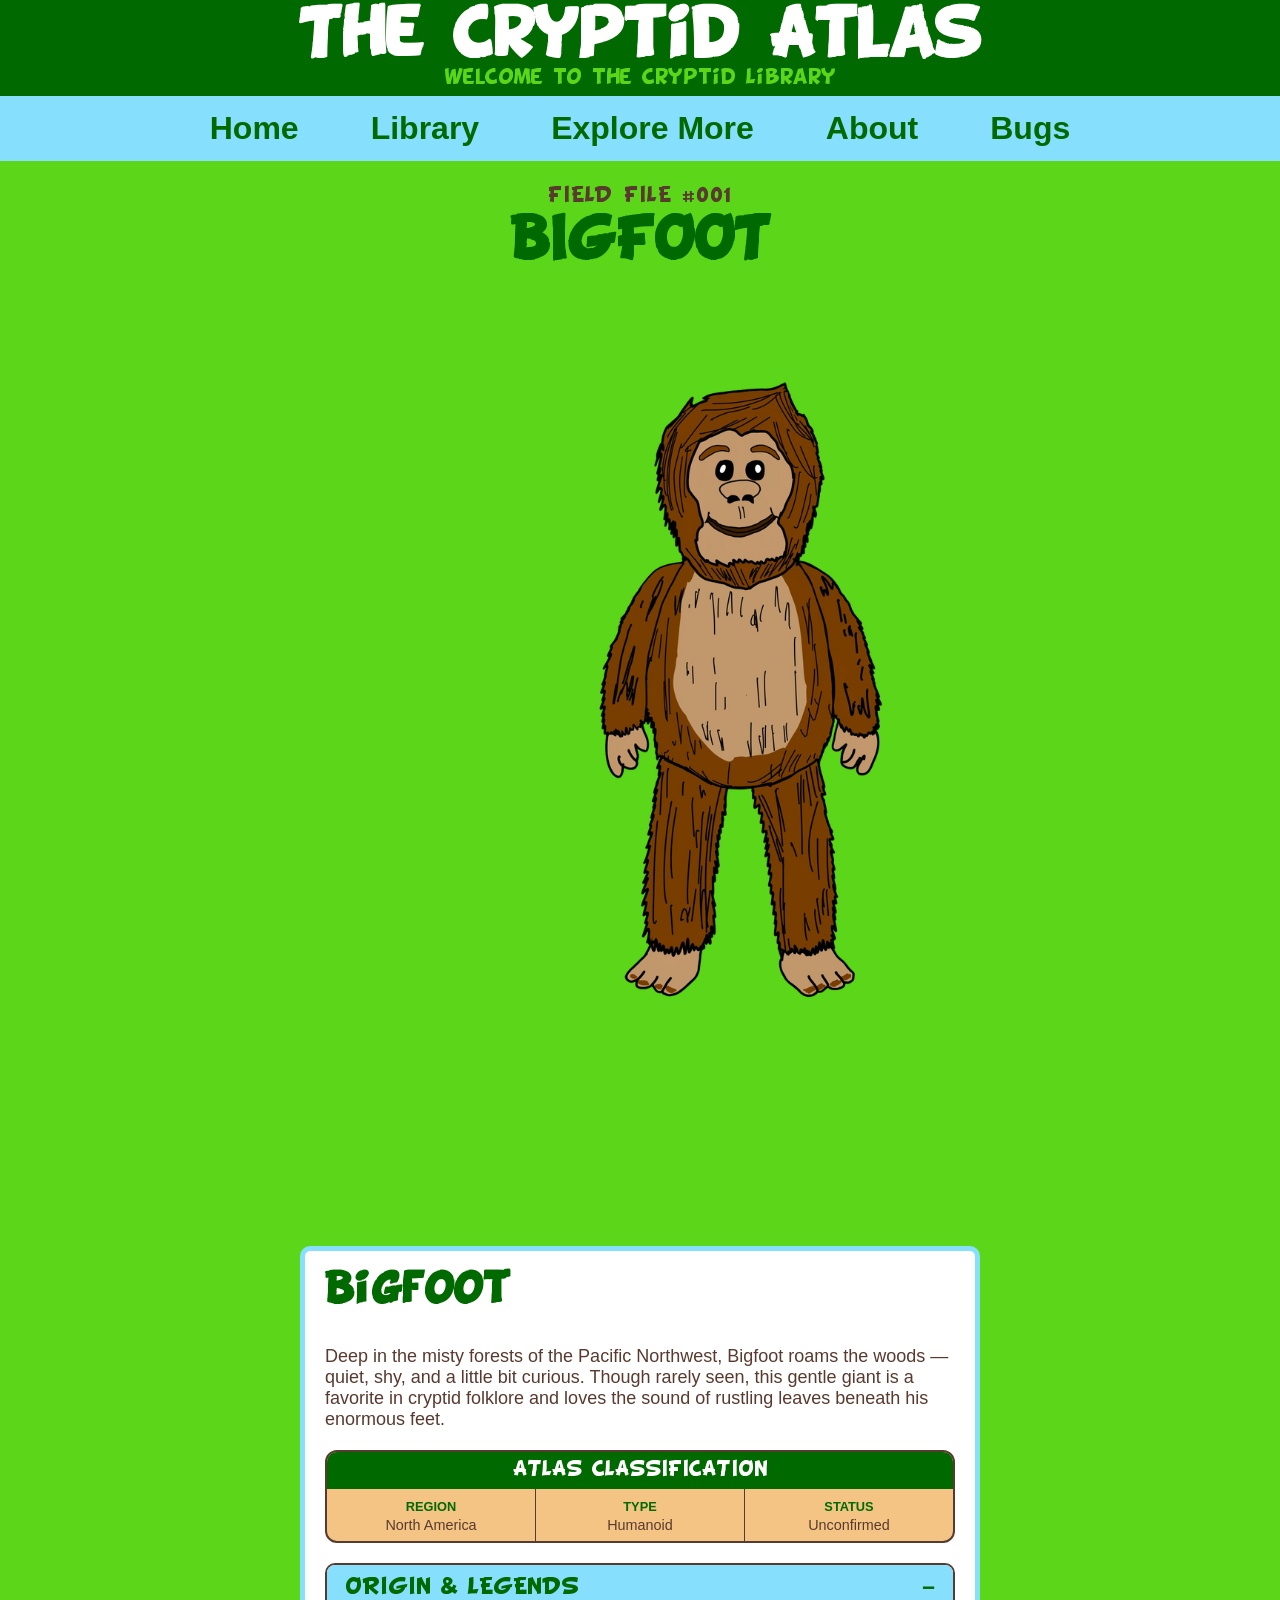
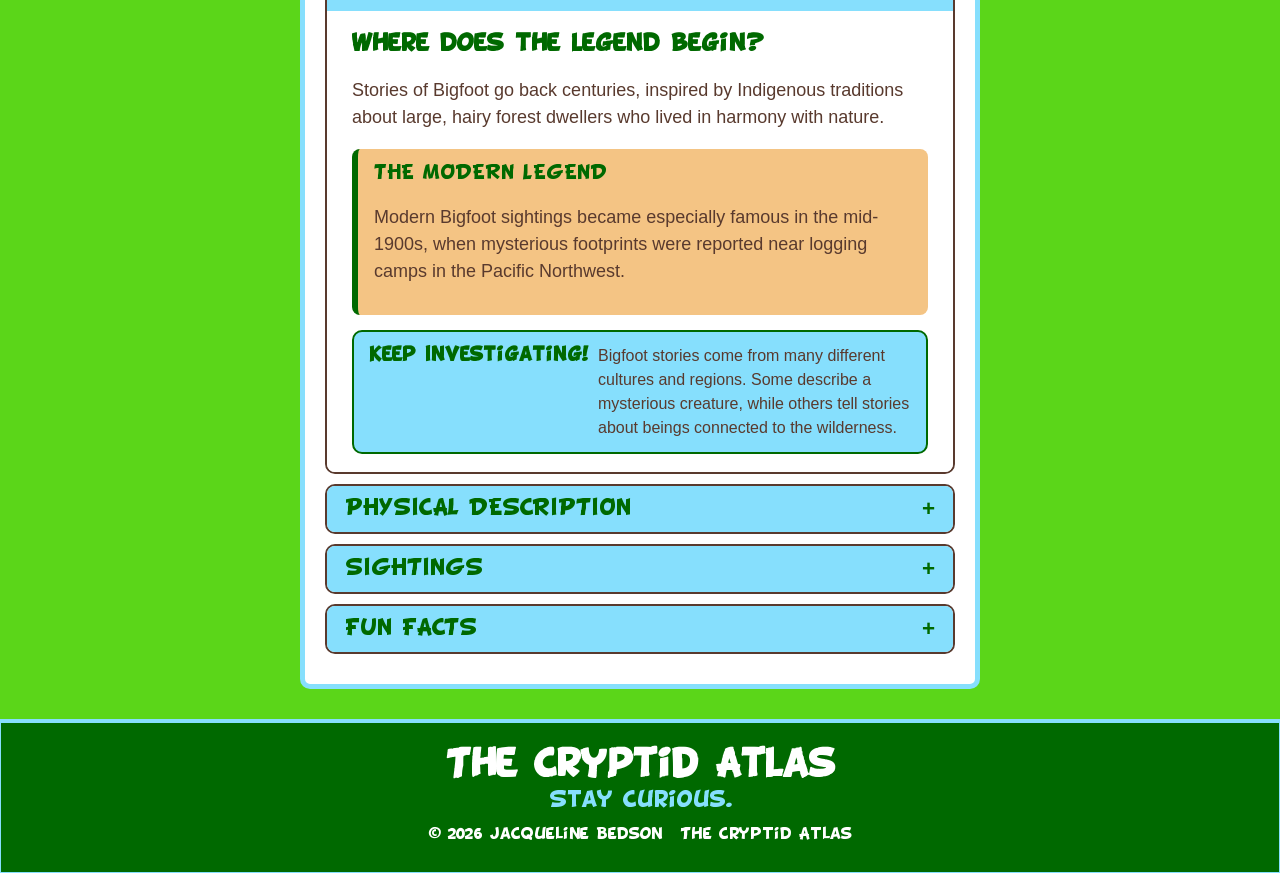
<file: bigfoot.html>
<!DOCTYPE html>
<html lang="en">
<head>
    <meta charset="UTF-8">
    <meta name="viewport" content="width=device-width, initial-scale=1.0">
    <title>Bigfoot Page</title>
    <link rel="stylesheet" href="main.css">
</head>

<body>
    <div id="container">
      
<header class="site-header">
  <h1>The Cryptid Atlas</h1>
  <p class="site-tagline">Welcome to the Cryptid Library</p>
</header>

<button class="menu-toggle" aria-expanded="false" aria-controls="main-nav">
    ☰
  </button>

 <nav id="main-nav">
    <ul>
      <li><a href="index.html"><b>Home</b></a></li>
      <li><a href="library.html"><b>Library</b></a></li>
      <li><a href="explore.html"><b>Explore More</b></a></li>
      <li><a href="about.html"><b>About</b></a></li>
      <li><a href="contact.html"><b>Bugs</b></a></li>
    </ul>
  </nav>

<div class="field-file-heading">
    <p class="field-file-number">FIELD FILE #001</p>
    <h1>BIGFOOT</h1>
</div>

<div class="cryptid-container">
    <div class="cryptid-img">
        <img src="images/bigfootidle.png" alt="Bigfoot">
    </div>
    <div class="info">
        <h3>Bigfoot</h3>
        <p>Deep in the misty forests of the Pacific Northwest, Bigfoot roams the woods — quiet, shy, and a little bit curious. 
            Though rarely seen, this gentle giant is a favorite in cryptid folklore and loves the sound of rustling leaves beneath his enormous feet.</p>
     <div class="atlas-classification">

    <div class="classification-title">
        ATLAS CLASSIFICATION
    </div>

    <div class="classification-items">

        <div class="classification-item">
            <span class="classification-icon"></span>
            <strong>REGION</strong>
            <span>North America</span>
        </div>

        <div class="classification-item">
            <span class="classification-icon"></span>
            <strong>TYPE</strong>
            <span>Humanoid</span>
        </div>

        <div class="classification-item">
            <span class="classification-icon"></span>
            <strong>STATUS</strong>
            <span>Unconfirmed</span>
        </div>
    </div>
</div>

<div class="cryptid-sections">

<!-- ORIGIN & LEGENDS -->

  <details open class="cryptid-section origin-section">
    <summary>ORIGIN & LEGENDS</summary>
      <div class="section-content">
        <div class="section-intro">
          <strong>Where does the legend begin?</strong>
        <p> Stories of Bigfoot go back centuries, inspired by Indigenous
            traditions about large, hairy forest dwellers who lived in
            harmony with nature.
        </p>
        </div>


    <div class="legend-note">
      <div class="legend-note-title">
        THE MODERN LEGEND
      </div>
        <p>
          Modern Bigfoot sightings became especially famous in the
          mid-1900s, when mysterious footprints were reported near
          logging camps in the Pacific Northwest.
        </p>
      </div>

    <div class="curiosity-note">
      <strong>Keep Investigating!</strong>
        <span>
            Bigfoot stories come from many different cultures and regions.
            Some describe a mysterious creature, while others tell stories
            about beings connected to the wilderness.
        </span>
      </div>
    </details>

<!-- PHYSICAL DESCRIPTION -->

<details class="cryptid-section">
<summary>PHYSICAL DESCRIPTION</summary>
  <div class="section-content">
    <p>
      Bigfoot is said to stand between 7 to 10 feet tall, covered in
      thick brown hair with long arms and enormous footprints
      (some over 16 inches long!). Despite his size, many describe
      him as gentle and intelligent.
    </p>
  </div>
</details>

<!-- SIGHTINGS -->

<details class="cryptid-section">
<summary>SIGHTINGS</summary>
  <div class="section-content">
    <p> There have been thousands of reported encounters across North
        America — blurry photos, shaky videos, and eerie howls echoing
        through the trees. The most famous sighting is the
        Patterson–Gimlin film from 1967, showing a lumbering Bigfoot
        walking through a California forest.
    </p>
</div>
</details>

<!-- FUN FACTS -->

<details class="cryptid-section">
<summary>FUN FACTS</summary>
  <div class="section-content">
    <ul>
    <li>
      Bigfoot's favorite snacks are rumored to be berries and mushrooms.
    </li>
    <li>
      Some believe he can communicate by knocking on trees.
    </li>
    <li>
      In pop culture, he's often shown as friendly and a little goofy —
      the ultimate forest neighbor!
    </li>
    <li>
      Bigfoot's footprint gave him his famous name, but he's also
      called Sasquatch in many stories.
    </li>
    </ul>
</div>
</details>

</div> <!-- closes .cryptid-sections -->
</div> <!-- closes .info -->
</div> <!-- closes .cryptid-container -->
</div> <!-- closes #container -->



<footer class="site-footer">

    <h2>The Cryptid Atlas</h2>

    <p>Stay Curious.</p>

    <p class="copyright">
        © 2026 Jacqueline Bedson · The Cryptid Atlas
    </p>
</footer>


<script>
  const toggleBtn = document.querySelector('.menu-toggle');
  const nav = document.querySelector('#main-nav');

  toggleBtn.addEventListener('click', () => {
    nav.classList.toggle('open');
    const isOpen = nav.classList.contains('open');
    toggleBtn.setAttribute('aria-expanded', isOpen);
  });
</script>

</body>
</html>
</file>
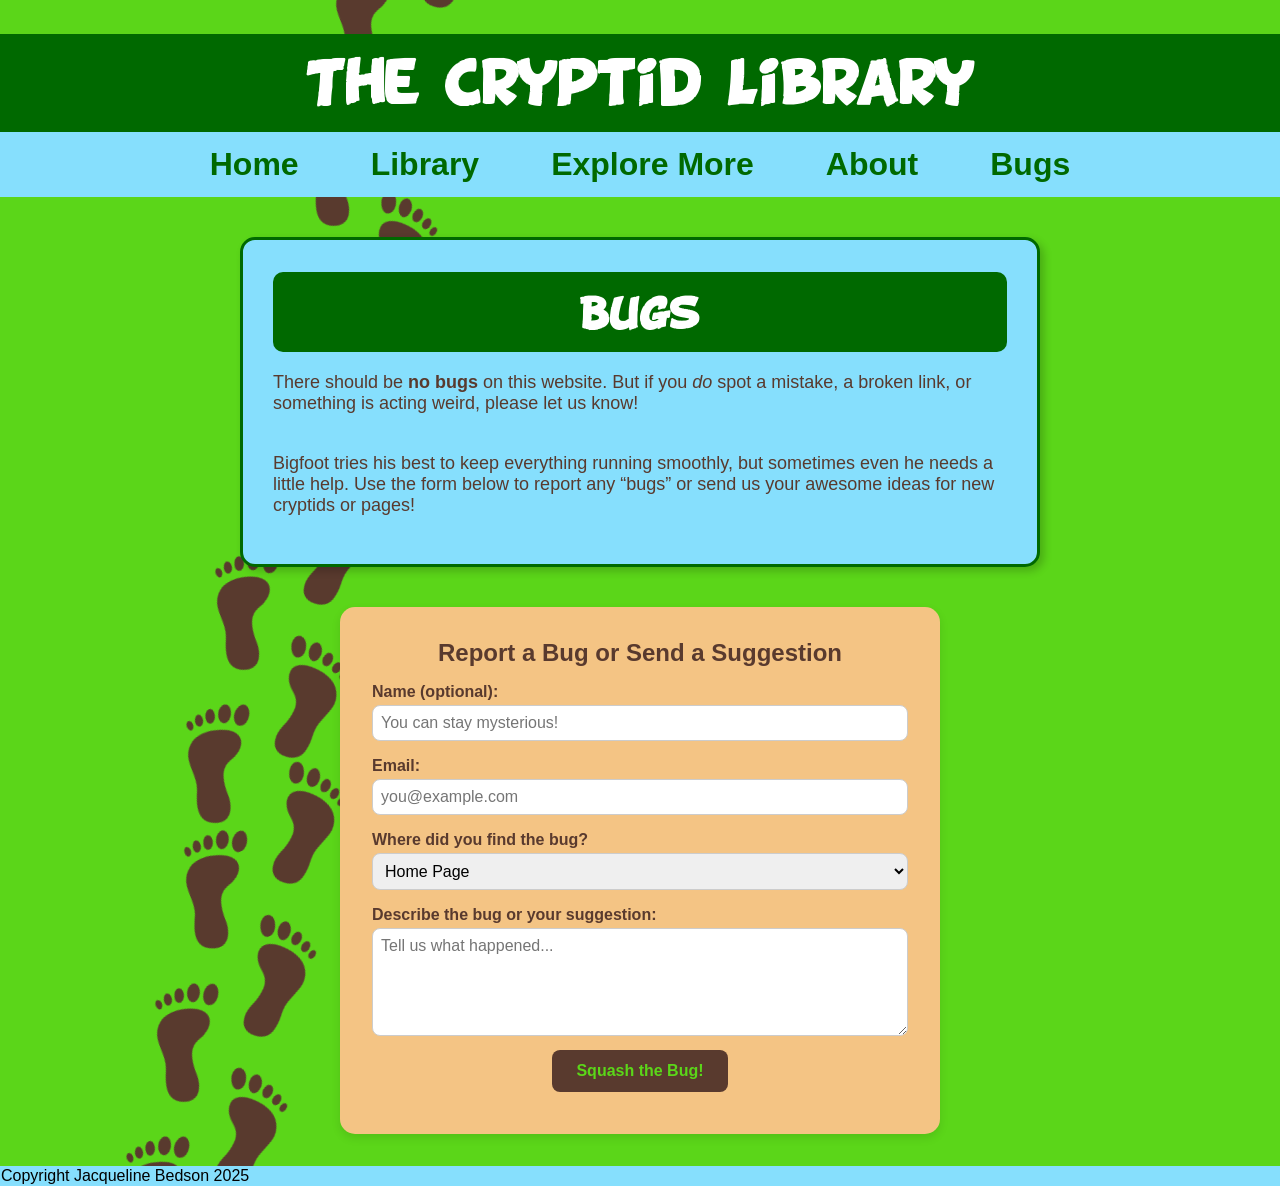
<file: contact.html>
<!DOCTYPE html>
<html lang="en">
<head>
    <meta charset="UTF-8">
    <meta name="viewport" content="width=device-width, initial-scale=1.0">
    <title>Contact</title>
</head>
<body>
  <!DOCTYPE html>
<html lang="en">
<head>
    <meta charset="UTF-8">
    <meta name="viewport" content="width=device-width, initial-scale=1.0">
    <title>Cryptid Encyclopedia</title>
    <link rel="stylesheet" href="main.css">
</head>
<body>
    <div id="container">
      
    <header><h1 class="BDCartoonShout">The Cryptid Library</h1></header>

  <button class="menu-toggle" aria-expanded="false" aria-controls="main-nav">
    ☰
  </button>

 <nav id="main-nav">
    <ul>
      <li><a href="index.html"><b>Home</b></a></li>
      <li><a href="library.html"><b>Library</b></a></li>
      <li><a href="explore.html"><b>Explore More</b></a></li>
      <li><a href="about.html"><b>About</b></a></li>
      <li><a href="contact.html"><b>Bugs</b></a></li>
    </ul>
  </nav>

<div class="bug-intro">
 <h1>Bugs</h1>
    <p>There should be <strong>no bugs</strong> on this website. But if you <i>do</i> spot a mistake, a broken link, or something is acting weird, please let us know!</p>
    <p><br>Bigfoot tries his best to keep everything running smoothly, but sometimes even he needs a little help.
Use the form below to report any “bugs” or send us your awesome ideas for new cryptids or pages!</p>
</div>



<main>
    <section class="bug-form">
      <h2>Report a Bug or Send a Suggestion</h2>
      <form action="#" method="post">
        
        <label for="name">Name (optional):</label>
        <input type="text" id="name" name="name" placeholder="You can stay mysterious!">
        
        <label for="email">Email:</label>
        <input type="email" id="email" name="email" placeholder="you@example.com" required>
        
        <label for="page">Where did you find the bug?</label>
        <select id="page" name="page">
          <option value="home">Home Page</option>
          <option value="encyclopedia">Encyclopedia</option>
          <option value="map">Explore Page</option>
          <option value="fun">About Page</option>
        </select>
        
        <label for="message">Describe the bug or your suggestion:</label>
        <textarea id="message" name="message" rows="5" placeholder="Tell us what happened..."></textarea>
        
        <button type="submit"><strong>Squash the Bug!</strong></button>
      </form>
    </section>
 </main>

   <div class="container-footprints">
  <img src="images/footprints.png" alt="Footprints">
</div>

<div class="container-footprints2">
  <img src="images/footprints.png" alt="Footprints">
</div>

<div class="container-footprints3">
  <img src="images/footprints.png" alt="Footprints">
</div>

<footer>Copyright Jacqueline Bedson 2025</footer>





<script>
  const toggleBtn = document.querySelector('.menu-toggle');
  const nav = document.querySelector('#main-nav');

  toggleBtn.addEventListener('click', () => {
    nav.classList.toggle('open');
    const isOpen = nav.classList.contains('open');
    toggleBtn.setAttribute('aria-expanded', isOpen);
  });
</script>

</body>

</html>
</file>
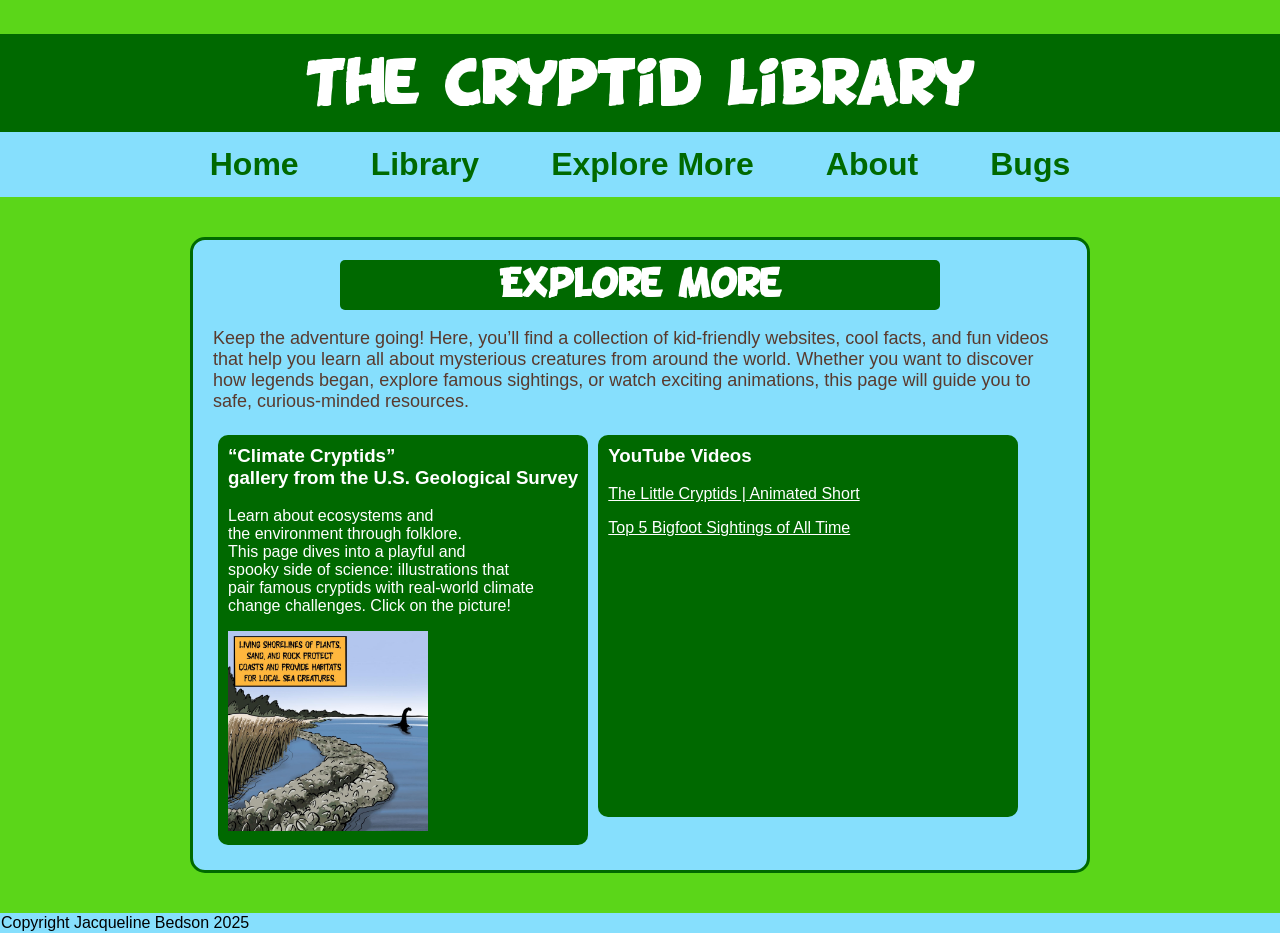
<file: explore.html>
<!DOCTYPE html>
<html lang="en">
<head>
    <meta charset="UTF-8">
    <meta name="viewport" content="width=device-width, initial-scale=1.0">
    <title>Explore</title>
</head>
<!DOCTYPE html>
<html lang="en">
<head>
    <meta charset="UTF-8">
    <meta name="viewport" content="width=device-width, initial-scale=1.0">
    <title>Cryptid Encyclopedia</title>
    <link rel="stylesheet" href="main.css">
</head>
<body>
    <div id="container">
      
   <header><h1 class="BDCartoonShout">The Cryptid Library</h1></header>
   
  <button class="menu-toggle" aria-expanded="false" aria-controls="main-nav">
    ☰
  </button>

 <nav id="main-nav">
    <ul>
      <li><a href="index.html"><b>Home</b></a></li>
      <li><a href="library.html"><b>Library</b></a></li>
      <li><a href="explore.html"><b>Explore More</b></a></li>
      <li><a href="about.html"><b>About</b></a></li>
      <li><a href="contact.html"><b>Bugs</b></a></li>
    </ul>
  </nav>

<div class="explore-container">
        <h1>Explore More</h1>
    <p>Keep the adventure going! Here, you’ll find a collection of kid-friendly websites, cool facts, and fun videos that help you learn all about mysterious creatures from around the world. 
        Whether you want to discover how legends began, explore famous sightings, or watch exciting animations, this page will guide you to safe, curious-minded resources.</p>
<div><h3>“Climate Cryptids” <br>gallery from the U.S. Geological Survey</h3>
    <p> Learn about ecosystems and <br>the environment through folklore.<br>This page
    dives into a playful and<br>spooky side of science: illustrations that<br> pair
    famous cryptids with real-world climate<br>change challenges. Click on the picture!</p>
    <a href="https://www.usgs.gov/index.php/programs/climate-adaptation-science-centers/climate-illustrations#Cryptids"><img src="images/LochNessNoLogo.jpg" alt="Lochness" width="200px"></a>
</div>


<div><h3>YouTube Videos</h3>
<p><a href="https://youtu.be/5VmgtP07HvM?si=N8rcaJG-S9mgP8tt">The Little Cryptids | Animated Short</a>
</p>
<p><a href="https://youtu.be/2aMOxTAUuH8?si=6h8G5NFpVamWALCi">Top 5 Bigfoot Sightings of All Time</a></p>

<iframe width="400" height="250" src="https://www.youtube.com/embed/OcNiFZS5-vY?si=DPNDeTAzvvhWU8bI" title="YouTube video player" frameborder="0" allow="accelerometer; autoplay; clipboard-write; encrypted-media; gyroscope; picture-in-picture; web-share" referrerpolicy="strict-origin-when-cross-origin" allowfullscreen></iframe>
</div>







</div>



 

<footer>Copyright Jacqueline Bedson 2025</footer> 


<script>
  const toggleBtn = document.querySelector('.menu-toggle');
  const nav = document.querySelector('#main-nav');

  toggleBtn.addEventListener('click', () => {
    nav.classList.toggle('open');
    const isOpen = nav.classList.contains('open');
    toggleBtn.setAttribute('aria-expanded', isOpen);
  });
</script>

</body>
</html>
</file>
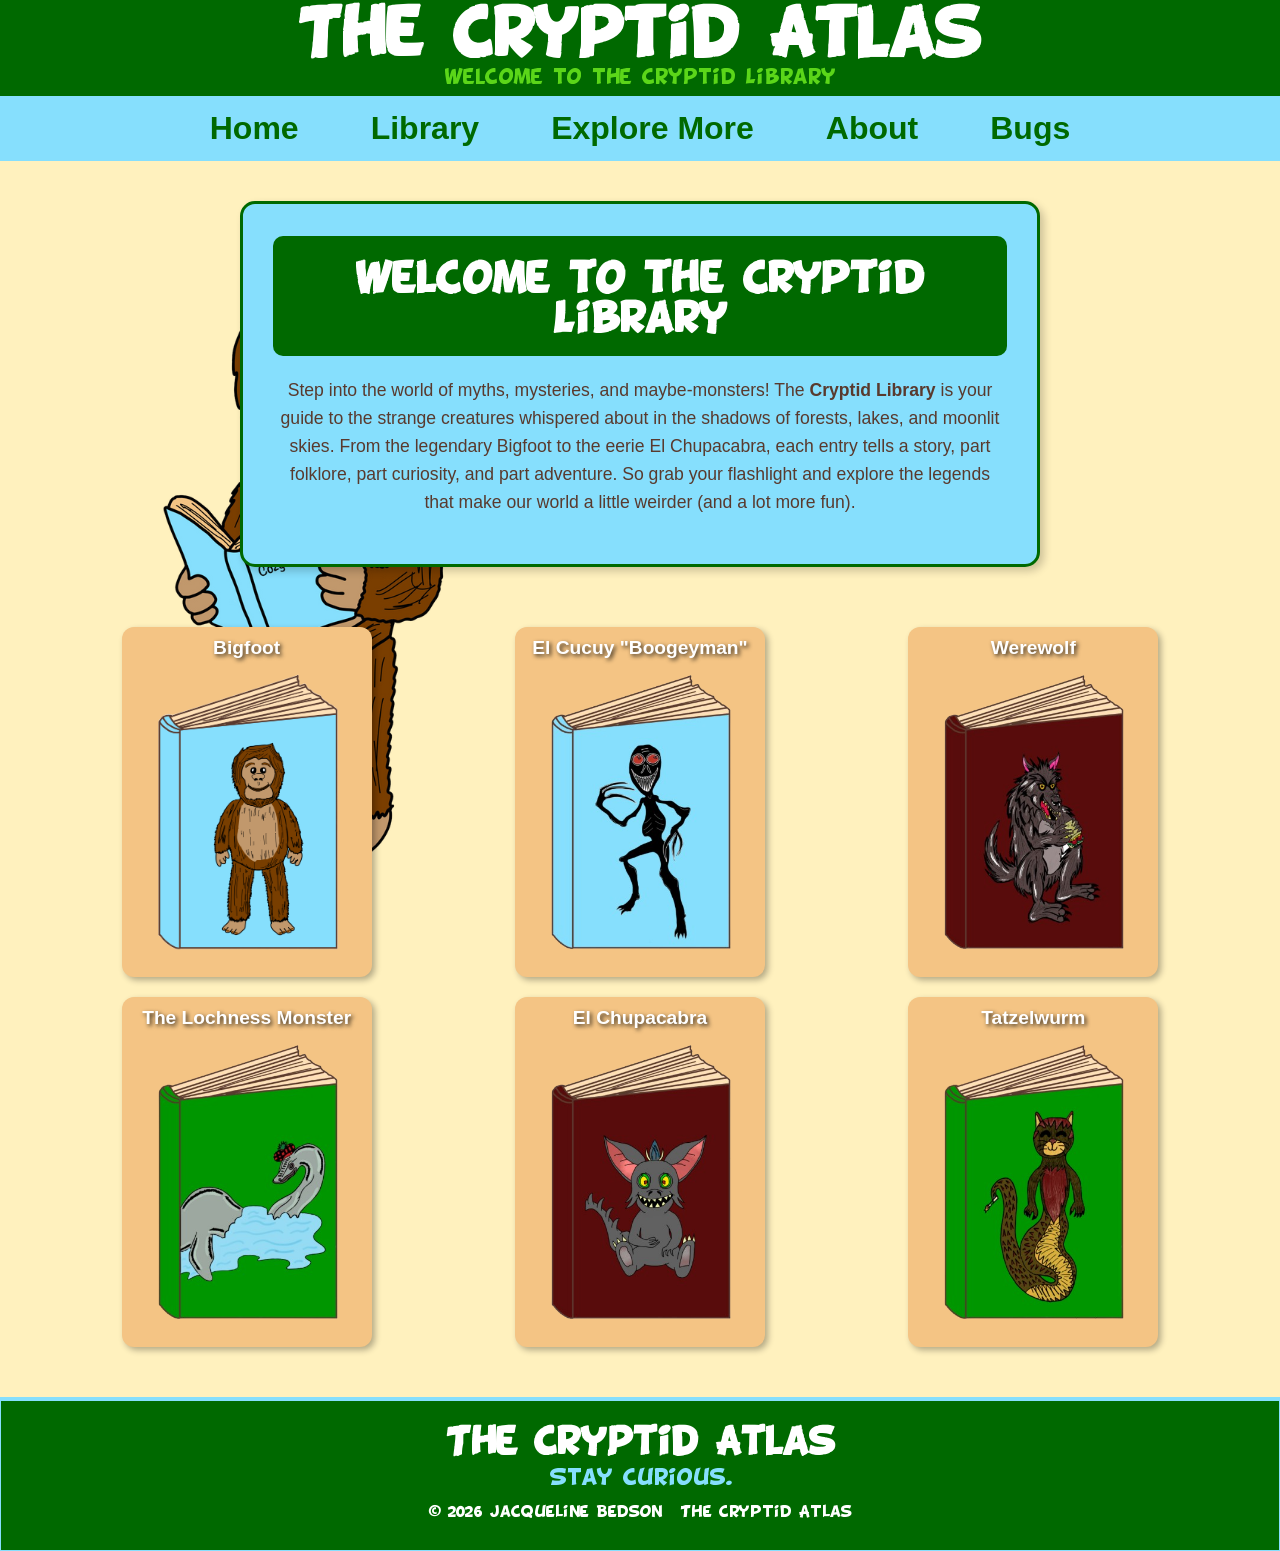
<file: library.html>
<!DOCTYPE html>
<html lang="en">
<head>
    <meta charset="UTF-8">
    <meta name="viewport" content="width=device-width, initial-scale=1.0">
    <title>Cryptid Library</title>
    <link rel="stylesheet" href="main.css">
<body>
    <body class="library-page">
    <div id="container">
      
    <header class="site-header">
    <h1>The Cryptid Atlas</h1>
    <p class="site-tagline">Welcome to the Cryptid Library</p>
</header>
    
  <button class="menu-toggle" aria-expanded="false" aria-controls="main-nav">
    ☰
  </button>

 <nav id="main-nav">
    <ul>
      <li><a href="index.html"><b>Home</b></a></li>
      <li><a href="library.html"><b>Library</b></a></li>
      <li><a href="explore.html"><b>Explore More</b></a></li>
      <li><a href="about.html"><b>About</b></a></li>
      <li><a href="contact.html"><b>Bugs</b></a></li>
    </ul>
  </nav>

<div class="container-bigfootreading">
  <img src="images/bigfootreading.png" alt="Bigfoot Reading">
</div>


<section class="encyclopedia-intro">
  <h1>Welcome to the Cryptid Library</h1>
  <p>
    Step into the world of myths, mysteries, and maybe-monsters!  
    The <strong>Cryptid Library</strong> is your guide to the strange creatures whispered about in the shadows of forests, lakes, and moonlit skies.  
    From the legendary Bigfoot to the eerie El Chupacabra, each entry tells a story, part folklore, part curiosity, and part adventure.  
    So grab your flashlight and explore the legends that make our world a little weirder (and a lot more fun).
  </p>
</section>


<div class="container">
  
  <div style="position: relative;">
    <a href="bigfoot.html"><img src="images/bigfootbook.png" alt="Bigfoot"></a>
    <div class="title">Bigfoot</div>
  </div>

   <div style="position: relative;">
    <a href="cucuy.html"><img src="images/cucuybook.png" alt="El Cucuy"></a>
    <div class="title">El Cucuy "Boogeyman"</div>
  </div>

  <div style="position: relative;">
    <a href="werewolf.html"><img src="images/werewolfbook.png" alt="Werewolf"></a>
    <div class="title">Werewolf</div>
  </div>

   <div style="position: relative;">
  <a href="lochness.html"><img src="images/lochnessbook.png" alt="Lochness Monster"></a>
    <div class="title">The Lochness Monster</div>
  </div>

   <div style="position: relative;">
  <a href="chupacabra.html"><img src="images/chupacabrabook.png" alt="El Chupacabra"></a>
    <div class="title">El Chupacabra</div>
  </div>

  <div style="position: relative;">
  <a href="tatzelwurm.html"><img src="images/tatzelwurmbook.png" alt="Tatzelwurm"></a> 
    <div class="title">Tatzelwurm</div>
  </div>

</div>
</div>











<footer class="site-footer">

    <h2>The Cryptid Atlas</h2>

    <p>Stay Curious.</p>

    <p class="copyright">
        © 2026 Jacqueline Bedson · The Cryptid Atlas
    </p>



<script>
  const toggleBtn = document.querySelector('.menu-toggle');
  const nav = document.querySelector('#main-nav');

  toggleBtn.addEventListener('click', () => {
    nav.classList.toggle('open');
    const isOpen = nav.classList.contains('open');
    toggleBtn.setAttribute('aria-expanded', isOpen);
  });
</script>
</body>
</html>
</file>
<file: main.css>
@charset "UTF=8";
/* CSS Document */ 
*{
    box-sizing: border-box;
}
#container{
    width:100vw;
    margin: auto;
}

body{
    background-color: rgb(91, 214, 25);
    margin:0;
}
@font-face {
  font-family: "BD Cartoon Shout";
  src: url(BD_Cartoon_Shout.ttf) format(truetype);
}

.BDCartoonShout{
   font-family: "BD Cartoon Shout";
  src: url(BD_Cartoon_Shout.ttf) format(truetype);
  font-size:50px;
}

h1{
    color: rgb(255, 255, 255);
    text-align: center;
    padding-top: 25px;
    background-color: rgb(0, 105, 0);
    display: block;
    margin-bottom: auto;
    padding-bottom: 15px;
  font-family: "BD Cartoon Shout";
  src: url(BD_Cartoon_Shout.ttf) format(truetype);
  font-size:50px;
}

.menu-toggle {
  display: none;
  font-size: 2rem;
  background: none;
  border: none;
  color: rgb(0, 105, 0);
  cursor: pointer;
  background-color: rgb(134, 223, 253);
}

/* desktop nav */
nav ul {
  list-style: none;
  display: flex;
  gap: 40px;
  margin: 0;
  padding: 0;
  background-color:rgb(134, 223, 253);
  justify-content: center;
  font-size:2.0rem;
}

nav li a {
  display: block;
  color: rgb(0, 105, 0);
  padding: 14px 16px;
  text-decoration: none;
  font-family: Arial, Helvetica, sans-serif;
}

nav li a:hover {
  background-color: rgb(255, 255, 255);
}

.background {
  width: 100%;               
  min-height: 1080px;  
  margin: 0;
  padding: 0;
  background-color: rgb(91, 214, 25);
  background-image: url('images/background3.png');
  background-position: center; 
  background-repeat: no-repeat;
  background-size: cover;
}

h2{
   margin: auto;
   font-family: Arial, Helvetica, sans-serif;
}

/* Bigfoot Homepage */

.bigfoot-container {
  position: absolute;
  display: flex;
  top: 400px;
  left: 730px;
  flex-direction: column;
  align-items: center;
  justify-content: center;
  height: 100%;
  visibility: hidden;
}

.bigfoot-text {
    position: absolute;
    top: 545px;
    left: 1020px;
    width: 260px;
    padding: 15px 18px;
    background-color: white;
    border: 3px solid rgb(91, 214, 25);
    border-radius: 18px;
    text-align: center;
    box-shadow: 3px 3px 6px rgba(0, 0, 0, 0.2);
    z-index: 10;
}

/* Speech bubble tail - outer green triangle */

.bigfoot-text::before {
    content: "";
    position: absolute;
    bottom: -22px;
    left: 14px;
    width: 0;
    height: 0;
    border-left: 18px solid transparent;
    border-right: 18px solid transparent;
    border-top: 22px solid rgb(91, 214, 25);
    z-index: -1;
}


/* Speech bubble tail - white inner triangle */

.bigfoot-text::after {
    content: "";
    position: absolute;
    bottom: -17px;
    left: 16px;
    width: 0;
    height: 0;
    border-left: 16px solid transparent;
    border-right: 16px solid transparent;
    border-top: 19px solid white;
}


/* Bigfoot's speech */

.bigfoot-text h4 {
    margin: 0;
    font-family: Arial, Helvetica, sans-serif;
    color: rgb(89, 58, 46);
    font-size: 1rem;
    line-height: 1.25;
}


h4{
    font-family: Arial, Helvetica, sans-serif;
    color: rgb(89, 58, 46);
}

h3{
  font-family: Arial, Helvetica, sans-serif;
  margin-top: auto;
}
.cryptid-text {
  position: absolute;
  top: 700px;  
  left: 615px;
  background: white;
  border: 3px solid rgb(89, 58, 46);
  border-radius: 12px;
  padding: 5px;
  width: 700px;
  text-align: justify;
}

p{
    font-family:Arial, Helvetica, sans-serif
}

.containerfacts {
  display: flex;
  justify-content: space-between;
  gap: 20px;
  margin: 0px auto;
  max-width: 100vw;;
  padding: 10px;             
  background-color: rgb(91, 214, 25);  
  align-items: stretch;
  flex-wrap: wrap;
}

.fact-box {
  flex: 1;
  background: rgb(134, 223, 253);
  border: 3px solid rgb(89, 58, 46);
  border-radius: 10px;
  padding: 10px;
  box-shadow: 2px 2px 5px rgba(0,0,0,0.2);
  perspective: 1000px;
  cursor: pointer;
}

.fact-inner {
  position: relative;
  width: 100%;
  height: 100%;
  text-align: center;
  transition: transform 0.6s;
  transform-style: preserve-3d;
  transform-origin: center;
  will-change: transform;
}

.fact-box.flipped .fact-inner, .fact-box:focus-within .fact-inner{
  transform: rotateY(180deg);
}

.fact-front,
.fact-back {
  position: absolute;
  inset: 0;
  width: 100%;
  height: 100%;
  backface-visibility: hidden;
  -webkit-backface-visibility: hidden;
  border-radius: 10px;
  padding: 16px;
  box-shadow: 2px 2px 5px rgba(0,0,0,0.2);
  -webkit-transform: translateZ(0); 
  transform: translateZ(0);
  text-align: center;
  display: flex;
  flex-direction: column;
  justify-content: center;
  align-items: center;
}

.fact-front {
  background-color: white;
  color: black;
  transform: rotateY(0deg);
}

.fact-back {
  background-color: rgb(244, 196, 132);
  color: rgb(89, 58, 46);
  transform: rotateY(180deg);
  font-size: 22px;
}

.fact-front *, .fact-back * {
  -webkit-backface-visibility: hidden;
  backface-visibility: hidden;
  margin: 0;
}

.fact-box h3 {
  margin-top: auto;
  margin-bottom: auto;
  padding: 15px;
  font-size: 3.5em;
  color: rgb(0, 105, 0);
  text-align: center;
 font-family: "BD Cartoon Shout";
  src: url(BD_Cartoon_Shout.ttf) format(truetype);

}

footer{
    background-color: rgba(134, 223, 253);
    clear: both;
    font-family: Arial, Helvetica, sans-serif;
    border: 1px solid;
    border-color: rgb(134, 223, 253);
}

/*Library Page*/

.container {
  display: grid;
  grid-template-columns: repeat(3, 1fr);
  gap: 20px;
  justify-items: center;
  padding: 20px;
  max-width: 1200px;
  margin: 0 auto;
}

.container > div {
  width: 250px;
  height: 350px; /*Book style*/
  border-radius: 12px;
  overflow: hidden; /* rounded corners apply to image */
  box-shadow: 3px 3px 6px rgba(0,0,0,0.3);
  transition: transform 0.2s ease, box-shadow 0.2s ease;
  background-color:rgba(244, 196, 132)
}

.container > div:hover {
  transform: scale(1.05);
  box-shadow: 5px 5px 10px rgba(0,0,0,0.3);
}

.container img {
  width: 100%;
  height: 100%;
  display: block;
  margin-top: 25px;
}

/* Library Page container */
.container .title {
  position: absolute;
  top: 10px;
  left: 0;
  width: 100%;
  text-align: center;
  font-weight: bold;
  color: rgba(255,255,255);
  font-family: Arial, Helvetica, sans-serif;
  font-size: 1.2em;
  text-shadow: 2px 2px 4px rgba(0, 0, 0, 0.788);
}


.encyclopedia-intro {
  max-width: 800px;
  margin: 40px auto;
  background-color: rgb(134, 223, 253);
  border: 3px solid rgb(0, 105, 0);
  border-radius: 15px;
  padding: 30px;
  text-align: center;
  box-shadow: 4px 4px 8px rgba(0, 0, 0, 0.2);
}

.encyclopedia-intro h1 {
  font-family: 'BD Cartoon Shout', sans-serif;
  font-size: 2.2rem;
  color: rgb(255, 255, 255);
  margin-bottom: 20px;
  border-radius: 10px;
  margin-top: 2px;
}

.encyclopedia-intro p {
  font-family:Arial, Helvetica, sans-serif;
  font-size: 1.1rem;
  line-height: 1.6;
  color: rgb(89, 58, 46);
}

.container-bigfootreading {
  position: absolute;
  top: 150px; 
  bottom: auto;
  width: 40px; 
  height: 80px; 
  background-size: 150px auto;
  transform-origin: top left;
  z-index: -1; 
}

.container-footprints {
  position: fixed;
  top: 877px; /* moves footprints down so they align near the intro box */
  left: -90px; /* shifts footprints to the left of the box */
  width: 30px; /* controls how wide the footprint area is */
  height: 60px; /* controls how tall the footprint area is */
  background-size: 150px auto;
  z-index: -1;  /* 👈 puts footprints underneath the intro box */
  transform: rotate(-25deg);
}

.container-footprints2{
  position: fixed;
  top: 445px; /* moves footprints down so they align near the intro box */
  left: -30px; /* shifts footprints to the left of the box */
  width: 30px; /* controls how wide the footprint area is */
  height: 60px; /* controls how tall the footprint area is */
  background-size: 150px auto;
  z-index: -1;  /* 👈 puts footprints underneath the intro box */
  transform: rotate(-25deg);
}

.container-footprints3{
 position: fixed;
  top: 1px; /* moves footprints down so they align near the intro box */
  left: 60px; /* shifts footprints to the left of the box */
  width: 30px; /* controls how wide the footprint area is */
  height: 60px; /* controls how tall the footprint area is */
  background-size: 150px auto;
  z-index: -1;  /* 👈 puts footprints underneath the intro box */
  transform: rotate(-25deg);
}

.bug-intro{
  max-width: 800px;
  margin: 40px auto;
  background-color: rgb(134, 223, 253);
  border: 3px solid rgb(0, 105, 0);
  border-radius: 15px;
  padding: 30px;
  text-align:left;
  box-shadow: 4px 4px 8px rgba(0, 0, 0, 0.2);
  color: rgb(89, 58, 46);
  font-size: large;
}

.bug-intro h1 {
  font-family: 'BD Cartoon Shout', sans-serif;
  font-size: 2.2rem;
  color: rgb(255, 255, 255);
  margin-bottom: 20px;
  border-radius: 10px;
  margin-top: 2px;
}


.bug-form {
  background-color: rgb(244, 196, 132);
  width: 80%;
  max-width: 600px;
  margin: 2rem auto;
  padding: 2rem;
  border-radius: 15px;
  box-shadow: 0 4px 10px rgba(0,0,0,0.1);
  text-align: left;
  font-family: Arial, Helvetica, sans-serif;
  color:rgb(89, 58, 46);
}

.bug-form h2 {
  text-align: center;
  color: rgb(89, 58, 46);
  margin-bottom: 1rem;
  font-family: Arial, Helvetica, sans-serif;
}

label {
  display: block;
  margin-top: 1rem;
  font-weight: bold;
  font-family: Arial, Helvetica, sans-serif;
}

input, select, textarea {
  width: 100%;
  padding: 0.5rem;
  margin-top: 0.25rem;
  border: 1px solid rgb(204, 204, 204);
  border-radius: 8px;
  font-size: 1rem;
  font-family: Arial, Helvetica, sans-serif;
}

button {
  background-color: rgb(89, 58, 46);
  color: rgb(91, 214, 25);
  border: none;
  padding: 0.75rem 1.5rem;
  font-size: 1rem;
  margin-top: 1.5rem;
  border-radius: 8px;
  cursor: pointer;
  width: 100%;
  transition: background-color 0.3s;
  font-family: Arial, Helvetica, sans-serif;
}

button:hover {
  background-color: rgb(134, 223, 253);
}

.flex-container {
  display: flex;
  flex-flow: row wrap;
  align-items: stretch;
  background-color: #f1f1f1;
}

.flex-container > div {
  background-color: rgb(61, 141, 122);
  color: white;
  margin: 5px;
  font-size: 18px;
  padding: 10px 10px 0 10px;
  font-family: Arial, Helvetica, sans-serif;
  box-shadow: 0 4px 8px rgba(0,0,0,0.2);
}

button {
  display: block;
  width: fit-content;
  margin: 10px auto;
}

.location-section {
  text-align: left;       
  margin: 20px 0;
  padding-left: 20px;    
}

.location-section button {
  display: inline-block;  
  background-color: rgb(89, 58, 46);
  color: rgb(91, 214, 25);
  padding: 6px 14px;
  font-size: 0.95rem;
  border: none;
  border-radius: 6px;
  cursor: pointer;
}

.location-section button:hover {
  background-color: rgb(134, 223, 253); 
}

.cryptid-container {
display: flex;
padding: 0 300px;
flex-wrap: wrap;
align-items: flex-start;
justify-content: space-around;
gap: 10rem;
}

.info{
  flex:1;
  margin-top:100px;
  border: solid 5px;
  border-radius: 10px;
  border-color: rgb(134, 223, 253);
  padding:20px;
  margin: auto;
  background-color: rgb(255, 255, 255);
}

.info h3{
  font-family: 'BD Cartoon Shout', sans-serif;
  font-size: 2.2rem;
  color: rgb(0, 105, 0);
}


.info p {
  font-family: Arial, Helvetica, sans-serif;
  color:rgb(89, 58, 46);
  font-size: large;
}

.info ul{
  font-family: Arial, Helvetica, sans-serif;
  color:rgb(89, 58, 46);
  font-size: large;
}

.cryptid-img{
  width: 100%;
  max-width: 400px;
  object-fit: cover;
  vertical-align: middle;
}

.ui-accordion-header:hover {
  background-color: rgb(134, 223, 253); /* lighter hover blue */
}

.ui-accordion-header.ui-state-active {
  background-color: rgb(134, 223, 253); /* active tab color */
  color: rgb(0, 105, 0);
}

.about-container{
  display:flex;
  flex-direction: row;
  max-width: 1000px;
  justify-content: space-between;
  align-items: flex-start;
  margin: 40px auto;
  background-color: rgb(134, 223, 253);
  border: 3px solid rgb(0, 105, 0);
  border-radius: 15px;
  padding: 20px;
  text-align: left;
  flex-wrap: wrap;
}

.about-text{
  width:500px;
  font-family:Arial, Helvetica, sans-serif;
  color: rgb(89, 58, 46);
  font-size: large;
}

.about-text h2{
  font-family: 'BD Cartoon Shout', sans-serif;
  font-size: 2.0rem;
  color: rgb(255, 255, 255);
  background-color: rgb(0, 105, 0);
  border-radius: 5px;
  height: 50px;
  padding: 8px;
}

.about-img {
width: 300px;
margin-top: -70px;
flex: 0 0 auto;
}

.artist-container {
  display:flex;
  flex-direction: column;
  max-width: 1000px;
  justify-content: space-between;
  align-items: flex-start;
  margin: 10px;
  background-color: rgb(134, 223, 253);
  text-align: left;
  flex-wrap: wrap;
}

.artist {
  display: flex;
  flex-direction: row;
  align-items: flex-start;
  gap: 1.0rem;
  width: 100%;
  height: auto;
  padding: 10px;
  font-family:Arial, Helvetica, sans-serif;
  color: rgb(89, 58, 46);
  font-size: large; 
}

.artist-img img {
  border-radius: 10px;
}

.explore-container{
  display:flex;
  flex-direction: row;
  max-width: 900px;
  justify-content:left;
  align-items: flex-start;
  margin: 40px auto;
  background-color: rgb(134, 223, 253);
  border: 3px solid rgb(0, 105, 0);
  border-radius: 15px;
  padding: 20px;
  text-align: left;
  flex-wrap: wrap;
  font-family: Arial, Helvetica, sans-serif;
  color: rgb(89, 58, 46);
  font-size:large;
}

.explore-container h1{
  font-family: 'BD Cartoon Shout';
  font-size: 2.0rem;
  color: rgb(255, 255, 255);
  background-color: rgb(0, 105, 0);
  border-radius: 5px;
  height: 50px;
  padding: 8px;
  width: 600px;
  margin:auto;
}

.explore-container div{
background-color: rgb(0, 105, 0);
width:fit-content;
margin:5px;
padding: 10px;
text-align:left;  
font-size:medium;
font-family: Arial, Helvetica, sans-serif;
color:rgb(255, 255, 255);
border-radius:10px;
}

.explore-container a{
  color: rgb(255, 255, 255);
}



@media (max-width: 768px) {
  .container {
    grid-template-columns: repeat(auto-fit, minmax(200px, 1fr));
    gap: 15px;
  }
}

@media (max-width: 480px) {
  .container {
    grid-template-columns: 1fr;
    gap: 10px;
  }
}

@media screen and (max-width: 600px) {
  .menu-toggle {
    display: block;              /* show hamburger */
  }

  #main-nav {
    display: none;               /* hidden by default */
    width: 100%;
  }

  #main-nav.open {
    display: block;              /* shown when toggled */
  }

  #main-nav ul {
    flex-direction: column;      /* stack links */
    gap: 0;
  }

  #main-nav li a {
    width: 100%;
    padding: 0.75rem 1rem;
  }

  .site-header {
    flex-wrap: wrap;             /* let nav go below logo & button */
    justify-content: space-between;
  }
}

@media (max-width: 600px) {
  .bigfoot-container {
    width: 60vw;
    max-width: 200px;
  }
}

@media (max-width: 1019px){
		.container{width:90%;}
		
		.makeMeStack{
			flex:100%;
		}
}

@media (max-width: 768px) {
  .container-footprints {
    left: -100px;
    top: 50px;
    width: 250px;
    height: 600px;
    background-size: 100px auto;
  }
}

@media (max-width: 900px){
  .cryptid-container{
    justify-content: center;
    gap: 2rem;
  }
}


@media (max-width: 600px){
  .cryptid-container{
    flex-direction: column;
    align-items: center;
    padding-inline: 1rem;
    gap: 1.25rem;
  }
}

@media (max-width: 768px) {

  .about-text,
  .about-img {
    width: 100%;
    max-width: 100%;
    flex-direction: column;
  }

  .about-text h2 {
    text-align: left;
    flex-direction: column;
  }

  .artist-container {
    align-items:left;
    flex-direction: column;
     width:100%;
  }

  .artist{
    text-align: left;
    flex-wrap: wrap;
  }
}

/* =========================================
   WELCOME TO THE CRYPTID ATLAS
   ========================================= */

.welcome-box {
    width: 92%;
    max-width: 1400px;
    margin: 25px auto;
    padding: 5px 25px;
    background-color: rgb(134, 223, 253);
    border: 3px solid rgb(0, 105, 0);
    border-radius: 18px;
    box-shadow: 3px 3px 8px rgba(0, 0, 0, 0.25);
    display: flex;
    align-items: center;
    justify-content: space-between;
    gap: 30px;
}

.welcome-content {
    flex: 1;
    text-align: left;
    padding: 5px 25px;
}

.welcome-content h2 {
    color: rgb(0, 105, 0);
    font-family: "BD Cartoon Shout";
    font-size: 2.5rem;
    margin: 0 0 12px 0;
    text-align: center;
}

.welcome-content p {
    color: rgb(89, 58, 46);
    font-family: Arial, Helvetica, sans-serif;
    font-size: 1.15rem;
    line-height: 1.4;
    margin: 8px 0;
}

.welcome-button {
    margin-top: 15px;
    padding: 12px 24px;
    background-color: rgb(0, 105, 0);
    color: white;
    border: none;
    border-radius: 10px;
    font-family: "BD Cartoon Shout";
    font-size: 1.1rem;
    cursor: pointer;
}

.welcome-button:hover {
    background-color: rgb(89, 58, 46);
}

.welcome-image {
    flex: 0 0 330px;
    text-align: center;
}

.welcome-image img {
    width: 300px;
    max-width: 100%;
    height: auto;
}


/* Make the welcome box work on smaller screens */

@media (max-width: 700px) {

    .welcome-box {
        flex-direction: column;
        padding: 20px;
    }

    .welcome-content h2 {
        font-size: 2rem;
    }

    .welcome-content p {
        font-size: 1rem;
    }

    .welcome-image {
        flex: none;
        width: 70%;
    }
}

/* =========================================
   HOMEPAGE FEATURE CARDS
   ========================================= */

.home-features {
    width: 92%;
    max-width: 1400px;
    margin: 25px auto;
    display: flex;
    gap: 20px;
    justify-content: center;
    align-items: stretch;
}

.home-feature {
    flex: 1;
    min-height: 310px;
    padding: 18px 20px;
    background-color: rgb(255, 241, 190);
    border: 3px solid rgb(89, 58, 46);
    border-radius: 15px;
    display: flex;
    flex-direction: column;
    align-items: center;
    text-align: center;

    box-shadow: 3px 3px 7px rgba(0, 0, 0, 0.25);
}

.feature-art {
    width: 120px;
    height: 90px;
    display: flex;
    align-items: center;
    justify-content: center;
    font-size: 65px;
    margin-bottom: 5px;
}

.home-feature h3 {
    margin: 5px 0 8px 0;
    font-family: "BD Cartoon Shout";
    font-size: 1.6rem;
    color: rgb(0, 105, 0);
    text-align: center;
}

.home-feature p {
    margin: 0 auto 15px auto;
    font-family: Arial, Helvetica, sans-serif;
    font-size: 1rem;
    line-height: 1.3;
    color: rgb(89, 58, 46);
    max-width: 300px;
}

.feature-button {
    margin-top: auto;
    padding: 10px 18px;
    background-color: rgb(0, 105, 0);
    color: white;
    border-radius: 8px;
    text-decoration: none;
    font-family: Arial, Helvetica, sans-serif;
    font-weight: bold;
    font-size: 0.95rem;
    transition: transform 0.2s, background-color 0.2s;
}

.feature-button:hover {
    background-color: rgb(89, 58, 46);
    transform: translateY(-2px);
}

/* =========================================
   MOBILE HOMEPAGE FEATURE CARDS
   ========================================= */

@media (max-width: 800px) {

    .home-features {
        flex-direction: column;
        width: 90%;
    }

    .home-feature {
        width: 100%;
        min-height: 280px;
    }
}

/* =========================================
    FEATURED INVESTIGATION
    ========================================= */

.featured-investigation {
    width: 92%;
    max-width: 1400px;
    margin: 30px auto;
    padding: 15px 25px;
    background-color: rgb(255, 241, 190);
    border: 3px solid rgb(89, 58, 46);
    border-radius: 15px;
    box-shadow: 3px 3px 7px rgba(0, 0, 0, 0.25);
    display: flex;
    align-items: center;
    justify-content: space-between;
    gap: 25px;
}


/* Main Bigfoot artwork area */

.investigation-art {
    flex: 0 0 35%;
    text-align: center;
}

.art-placeholder {
    min-height: 190px;
    display: flex;
    align-items: center;
    justify-content: center;
    font-size: 100px;
}


/* Center text */

.investigation-content {
    flex: 1;
    text-align: center;
}

.investigation-content h2 {
    margin: 0 0 5px 0;
    font-family: "BD Cartoon Shout";
    font-size: 1.6rem;
    color: rgb(0, 105, 0);
}

.investigation-content h3 {
    margin: 5px 0 0 0;
    font-family: Arial, Helvetica, sans-serif;
    font-size: 1rem;
    color: rgb(89, 58, 46);
}

.investigation-content h1 {
    margin: 0;
    padding: 0;
    background: none;
    color: rgb(0, 105, 0);
    font-family: "BD Cartoon Shout";
    font-size: 2.4rem;
}

.investigation-content p {
    margin: 8px auto 12px auto;
    max-width: 500px;
    font-family: Arial, Helvetica, sans-serif;
    font-size: 1rem;
    line-height: 1.3;
    color: rgb(89, 58, 46);
}


/* Investigation button */

.investigation-button {
    display: inline-block;
    padding: 9px 18px;
    background-color: rgb(0, 105, 0);
    color: white;
    border-radius: 8px;
    text-decoration: none;
    font-family: Arial, Helvetica, sans-serif;
    font-weight: bold;
    transition: transform 0.2s, background-color 0.2s;
}

.investigation-button:hover {
    background-color: rgb(89, 58, 46);
    transform: translateY(-2px);
}


/* Evidence photographs */

.investigation-evidence {
    flex: 0 0 15%;
    display: flex;
    flex-direction: column;
    gap: 12px;
    align-items: center;
}

.evidence-placeholder {
    width:70% ;
    display: flex;
    align-items: center;
    justify-content: center;
    background-color: white;
    border: 2px solid rgb(89, 58, 46);
    transform: rotate(3deg);
    font-size: 35px;
    box-shadow: 2px 2px 5px rgba(0, 0, 0, 0.25);
}

.evidence-placeholder:nth-child(2) {
    transform: rotate(-4deg);
}


/* =========================================
   MOBILE
   ========================================= */

@media (max-width: 800px) {

    .featured-investigation {
        flex-direction: column;
        width: 90%;
    }

    .investigation-art {
        width: 100%;
    }

    .investigation-content {
        width: 100%;
    }

    .investigation-evidence {
        flex-direction: row;
        justify-content: center;
        width: 100%;
    }
}

/* =========================================
   CRYPTID ATLAS HEADER
   ========================================= */

.site-header {
    background-color: rgb(0, 105, 0);
    text-align: center;
    padding: 10px 20px 8px 20px;
    margin: 0;
}

.site-header h1 {
    margin: 0;
    padding: 0;
    background: none;
    color: white;
    font-family: "BD Cartoon Shout";
    font-size: 3.5rem;
    line-height: 1;
}

.site-tagline {
    margin: 4px 0 0 0;
    color: rgb(91, 214, 25);
    font-family: "BD Cartoon Shout";
    font-size: 1.1rem;
    line-height: 1;
}

/* =========================================
   SITE FOOTER
   ========================================= */

.site-footer {
    width: 100%;
    margin-top: 30px;
    padding: 25px 20px;
    background-color: rgb(0, 105, 0);
    text-align: center;
    border-top: 4px solid rgb(134, 223, 253);
}

.site-footer h2 {
    margin: 0 0 5px 0;
    color: white;
    font-family: "BD Cartoon Shout";
    font-size: 2rem;
}

.site-footer p {
    margin: 5px 0;
    color: rgb(134, 223, 253);
    font-family: "BD Cartoon Shout";
    font-size: 1.2rem;
}

.site-footer .copyright {
    margin-top: 15px;
    color: white;
    font-size: 0.85rem;
}

/* =========================================
   LIBRARY PAGE BACKGROUND
   ========================================= */

.library-page {
    background-color: rgb(255, 241, 190);
}

/* =========================================
   CRYPTID FIELD FILE HEADING
   ========================================= */

.field-file-heading {
    text-align: center;
    margin-bottom: 15px;
    margin-top: 25px;
}

.field-file-number {
    margin: 0 0 12px 0;
    font-family: "BD Cartoon Shout";
    font-size: 1.1rem;
    color: rgb(89, 58, 46);
    letter-spacing: 1px;
}

.field-file-heading h1 {
    margin: 0;
    padding: 0;
    background: none;
    color: rgb(0, 105, 0);
    font-family: "BD Cartoon Shout";
    font-size: 3rem;
    line-height: 1;
}

/* =========================================
   ATLAS CLASSIFICATION
   ========================================= */

.atlas-classification {
    margin: 20px 0;
    border: 2px solid rgb(89, 58, 46);
    border-radius: 12px;
    background-color: rgb(244, 196, 132);
    overflow: hidden;
}

.classification-title {
    padding: 8px;
    background-color: rgb(0, 105, 0);
    color: white;
    text-align: center;
    font-family: "BD Cartoon Shout";
    font-size: 1.1rem;
}

.classification-items {
    display: flex;
    justify-content: space-around;
    align-items: stretch;
}

.classification-item {
    flex: 1;
    padding: 8px 8px;
    display: flex;
    flex-direction: column;
    align-items: center;
    text-align: center;
    color: rgb(89, 58, 46);
    font-family: Arial, Helvetica, sans-serif;
    border-right: 1px solid rgb(89, 58, 46);
}

.classification-item:last-child {
    border-right: none;
}

.classification-icon {
    font-size: 1.3rem;
    margin-bottom: 2px;
}

.classification-item strong {
    color: rgb(0, 105, 0);
    font-size: 0.8rem;
    margin-bottom: 3px;
}

.classification-item span:last-child {
    font-size: 0.9rem;
}

/* =========================================
   CRYPTID FIELD FILE SECTIONS
   ========================================= */

.cryptid-sections {
    width: 100%;
    margin-top: 20px;
}

.cryptid-section {
  margin-bottom: 10px;
  border: 2px solid rgb(89, 58, 46);
  border-radius: 10px;
  background-color: white;
  overflow: hidden;
}

/* Clickable heading */

.cryptid-section summary {
  position: relative;
  padding: 12px 18px;
  background-color: rgb(134, 223, 253);
  color: rgb(0, 105, 0);
  font-family: "BD Cartoon Shout";
  font-size: 1.2rem;
  cursor: pointer;
  list-style: none;
  transition: background-color 0.2s ease;
}

/* Hide browser's default triangle */

.cryptid-section summary::-webkit-details-marker {
    display: none;
}

/* Our custom arrow */

.cryptid-section summary::after {
  content: "+";
  position: absolute;
  right: 18px;
  top: 50%;
  transform: translateY(-50%);
  font-family: Arial, Helvetica, sans-serif;
  font-size: 1.4rem;
  font-weight: bold;
}

/* Change + to − when open */

.cryptid-section[open] summary::after {
    content: "−";
}

/* Hover */

.cryptid-section summary:hover {
  background-color: rgb(91, 214, 25);
  color: white;
}

/* Content */

.section-content {
  padding: 18px 25px;
  background-color: white;
  color: rgb(89, 58, 46);
  font-family: Arial, Helvetica, sans-serif;
  line-height: 1.5;
}

/* Section introduction */

.section-intro strong {
  display: block;
  margin-bottom: 8px;
  color: rgb(0, 105, 0);
  font-family: "BD Cartoon Shout";
  font-size: 1.25rem;
}

/* Modern legend */

.legend-note {
  margin-top: 18px;
  padding: 12px 16px;
  background-color: rgb(244, 196, 132);
  border-left: 6px solid rgb(0, 105, 0);
  border-radius: 8px;
}

.legend-note-title {
  color: rgb(0, 105, 0);
  font-family: "BD Cartoon Shout";
  font-size: 1.05rem;
  margin-bottom: 5px;
}

/* Curiosity box */

.curiosity-note {
  display: flex;
  gap: 10px;
  align-items: flex-start;
  margin-top: 15px;
  padding: 12px 15px;
  background-color: rgb(134, 223, 253);
  border: 2px solid rgb(0, 105, 0);
  border-radius: 10px;
  color: rgb(89, 58, 46);
}

.curiosity-note strong {
  flex-shrink: 0;
  color: rgb(0, 105, 0);
  font-family: "BD Cartoon Shout";
}

/* Lists */

.section-content ul {
  margin: 5px 0;
  padding-left: 25px;
}

.section-content li {
  margin-bottom: 8px;
}
</file>
